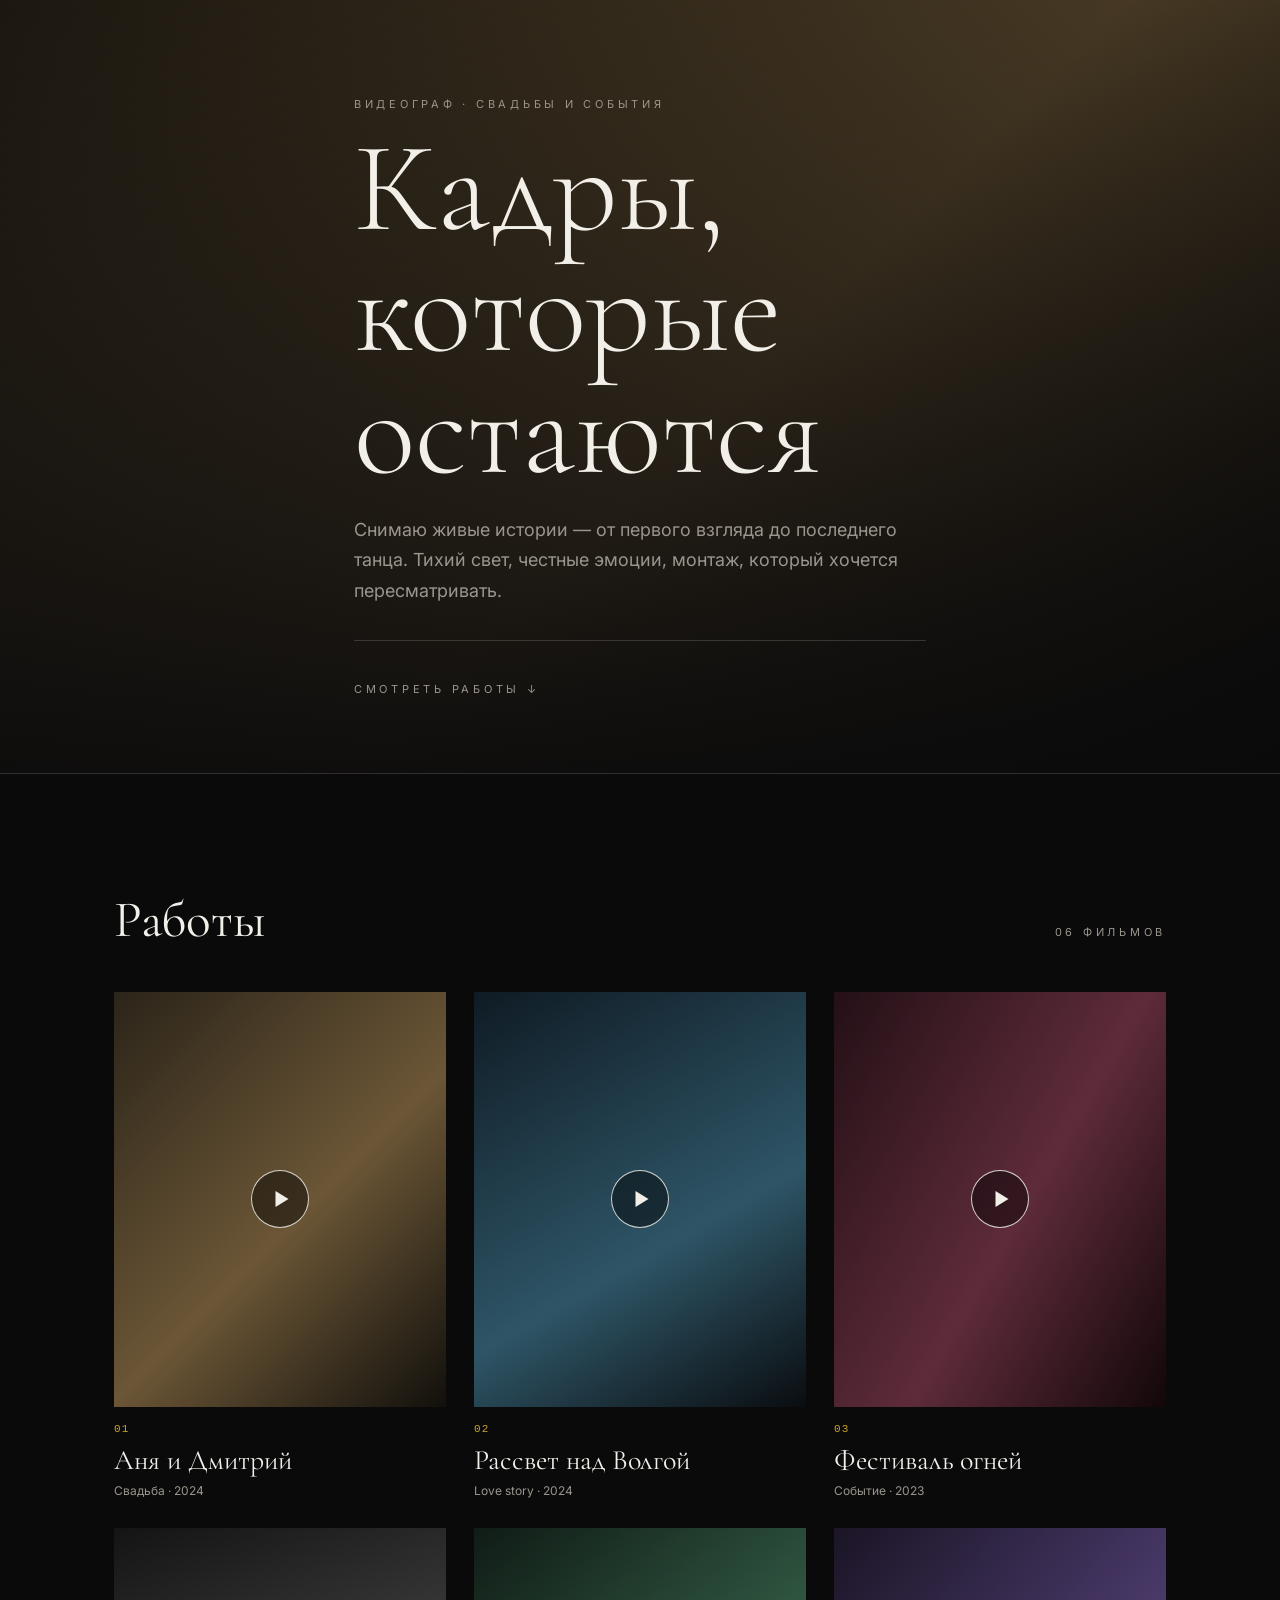
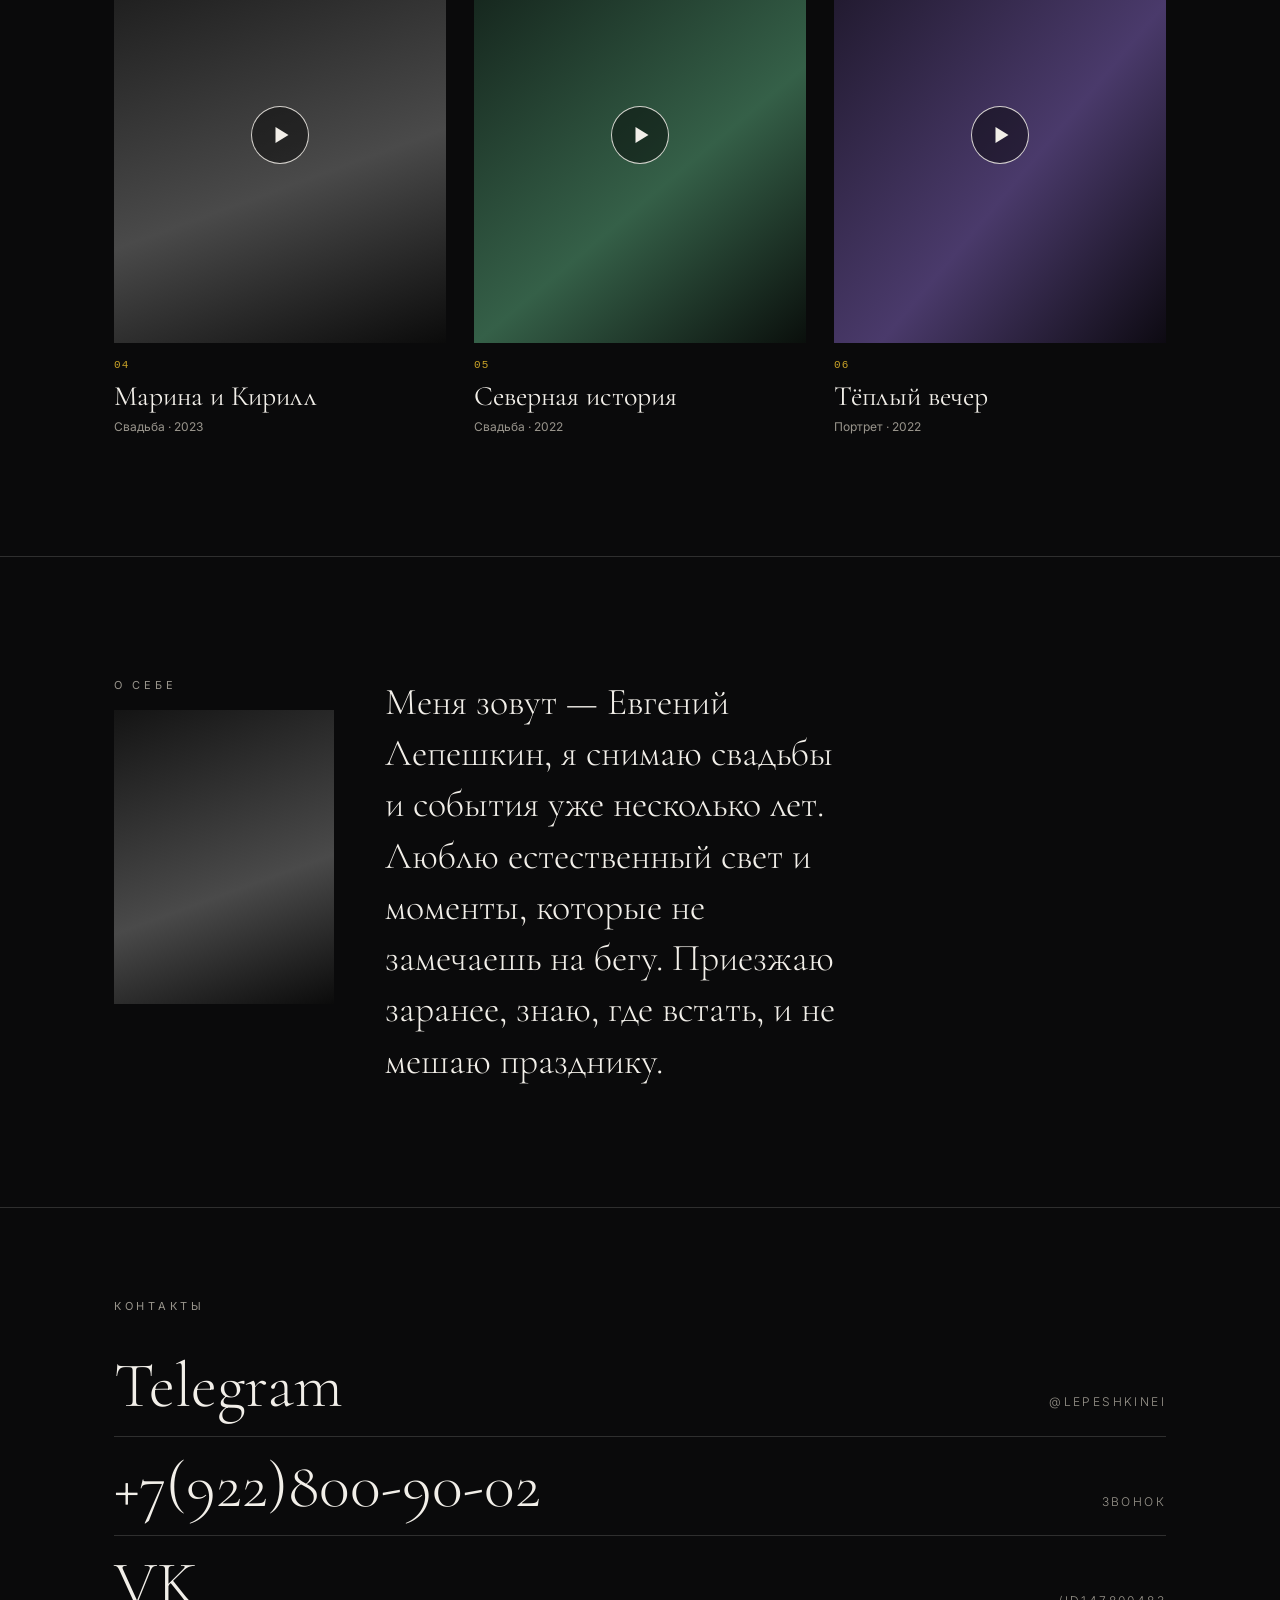
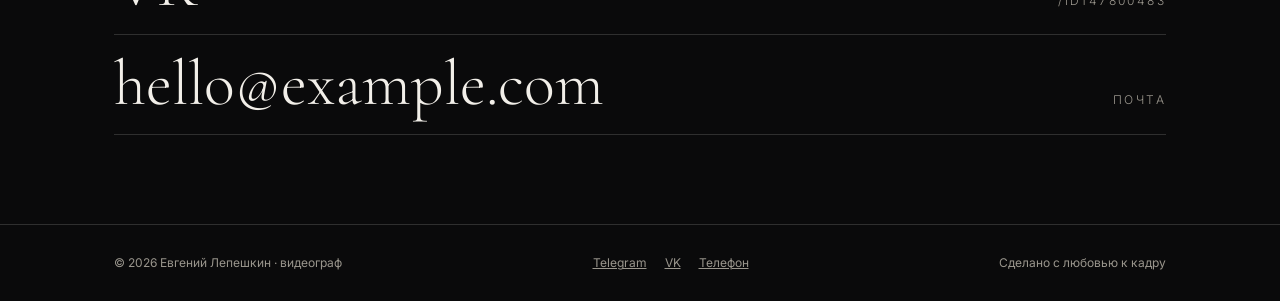
<file: index.html>
<!doctype html>
<html lang="ru" prefix="og: https://ogp.me/ns#">
<head>
  <meta charset="utf-8">
  <meta name="viewport" content="width=device-width, initial-scale=1">

  <!--
    ОСТАВШИЕСЯ ЗАГЛУШКИ (заменить при получении контента, тикет «Заменить заглушки реальным контентом»):
      • телефон: tel: и подпись в секции «Контакты» и ссылка в футере (сейчас заглушки);
      • e-mail: mailto: и подпись в секции «Контакты» (сейчас hello@example.com);
      • портрет автора в «О себе» и hero-кадр: задать --hero-image в css/styles.css (сейчас градиент);
      • логотип — если появится (сейчас подпись текстом);
      • канонический URL, og:url и og:image — свой домен, когда появится (сейчас lapingleb.github.io/onepage-lepeha);
      • img/og-cover.jpg (1200×630, JPEG/PNG, < 5 МБ);
      • постеры работ: массив WORKS в js/main.js.
    Пути к css/js — относительные, чтобы сайт работал и на file://, и на project Pages (/onepage-lepeha/).
  -->
  <title>Евгений Лепешкин — видеограф | Свадьбы и события</title>
  <meta name="description" content="Съёмка свадеб и событий. Кинематографичные фильмы, живые эмоции, монтаж, который хочется пересматривать.">
  <link rel="canonical" href="https://lapingleb.github.io/onepage-lepeha/">

  <!-- Open Graph: Telegram, VK -->
  <meta property="og:type" content="website">
  <meta property="og:site_name" content="Евгений Лепешкин — видеограф">
  <meta property="og:title" content="Евгений Лепешкин — видеограф | Свадьбы и события">
  <meta property="og:description" content="Съёмка свадеб и событий. Кинематографичные фильмы, живые эмоции.">
  <meta property="og:url" content="https://lapingleb.github.io/onepage-lepeha/">
  <meta property="og:image" content="https://lapingleb.github.io/onepage-lepeha/img/og-cover.jpg">
  <meta property="og:image:secure_url" content="https://lapingleb.github.io/onepage-lepeha/img/og-cover.jpg">
  <meta property="og:image:type" content="image/jpeg">
  <meta property="og:image:width" content="1200">
  <meta property="og:image:height" content="630">
  <meta property="og:image:alt" content="Кадр из свадебного фильма">
  <meta property="og:locale" content="ru_RU">

  <!-- Twitter/X -->
  <meta name="twitter:card" content="summary_large_image">
  <meta name="twitter:title" content="Евгений Лепешкин — видеограф">
  <meta name="twitter:description" content="Съёмка свадеб и событий.">
  <meta name="twitter:image" content="https://lapingleb.github.io/onepage-lepeha/img/og-cover.jpg">

  <link rel="preconnect" href="https://fonts.googleapis.com">
  <link rel="preconnect" href="https://fonts.gstatic.com" crossorigin>
  <link href="https://fonts.googleapis.com/css2?family=Cormorant+Garamond:wght@300;400;500&family=Inter:wght@300;400;500&display=swap" rel="stylesheet">
  <link rel="stylesheet" href="css/styles.css">
  <script>document.documentElement.classList.add("js");</script>
</head>
<body>

  <header class="hero" id="top">
    <div class="hero__media" aria-hidden="true"></div>
    <div class="hero__scrim" aria-hidden="true"></div>
    <div class="container hero__inner">
      <p class="kicker">Видеограф · свадьбы и события</p>
      <h1 class="hero__title">Кадры,<br>которые<br>остаются</h1>
      <p class="hero__lead">Снимаю живые истории — от первого взгляда до последнего танца. Тихий свет, честные эмоции, монтаж, который хочется пересматривать.</p>
      <div class="rule" role="presentation"></div>
      <a class="kicker hero__cue" href="#works">Смотреть работы ↓</a>
    </div>
  </header>

  <main>
    <section class="works reveal" id="works" aria-labelledby="works-title">
      <div class="container">
        <div class="section-head">
          <h2 class="section-title" id="works-title">Работы</h2>
          <span class="kicker" id="works-count"></span>
        </div>
        <!-- Лента рендерится из массива WORKS в js/main.js; клик по карточке открывает видео (VK/Vimeo) в <dialog> -->
        <div class="works__grid" id="works-grid"></div>
      </div>
    </section>

    <section class="about reveal" id="about" aria-labelledby="about-title">
      <div class="container about__grid">
        <div class="about__side">
          <h2 class="kicker" id="about-title">О себе</h2>
          <div class="about__portrait ph-4" role="img" aria-label="Портрет автора — заглушка"></div>
        </div>
        <p class="about__text">Меня зовут — Евгений Лепешкин, я снимаю свадьбы и события уже несколько лет. Люблю естественный свет и моменты, которые не замечаешь на бегу. Приезжаю заранее, знаю, где встать, и не мешаю празднику.</p>
      </div>
    </section>

    <section class="contacts reveal" id="contacts" aria-labelledby="contacts-title">
      <div class="container">
        <h2 class="kicker" id="contacts-title">Контакты</h2>
        <ul class="contacts__list">
          <li><a href="https://t.me/lepeshkinei" rel="noopener">Telegram <span>@lepeshkinei</span></a></li>
          <li><a href="tel:+7(922)800-90-02">+7(922)800-90-02 <span>Звонок</span></a></li>
          <li><a href="https://vk.me/id147800483" rel="noopener">VK <span>/id147800483</span></a></li>
          <li><a href="mailto:lepeha228@example.com">hello@example.com <span>Почта</span></a></li>
        </ul>
      </div>
    </section>

    <footer class="footer">
      <div class="container footer__row">
        <span>© <span id="year">2024</span> Евгений Лепешкин · видеограф</span>
        <nav class="footer__links" aria-label="Контакты">
          <a href="https://t.me/lepeshkinei" rel="noopener">Telegram</a>
          <a href="https://vk.me/id147800483" rel="noopener">VK</a>
          <a href="tel:PHONE">Телефон</a>
        </nav>
        <span>Сделано с любовью к кадру</span>
      </div>
    </footer>
  </main>

  <!-- Лайтбокс: iframe создаётся по клику, удаляется при закрытии (тикет «Лента работ с Vimeo-лайтбоксом») -->
  <dialog id="lightbox" class="lightbox" aria-label="Видео">
    <button class="lightbox__close" type="button" aria-label="Закрыть">×</button>
    <a class="lightbox__open" id="lightbox-open" href="#" target="_blank" rel="noopener">Открыть в источнике</a>
    <div class="lightbox__frame" id="lightbox-frame"></div>
  </dialog>

  <script src="js/main.js" defer></script>
</body>
</html>
</file>
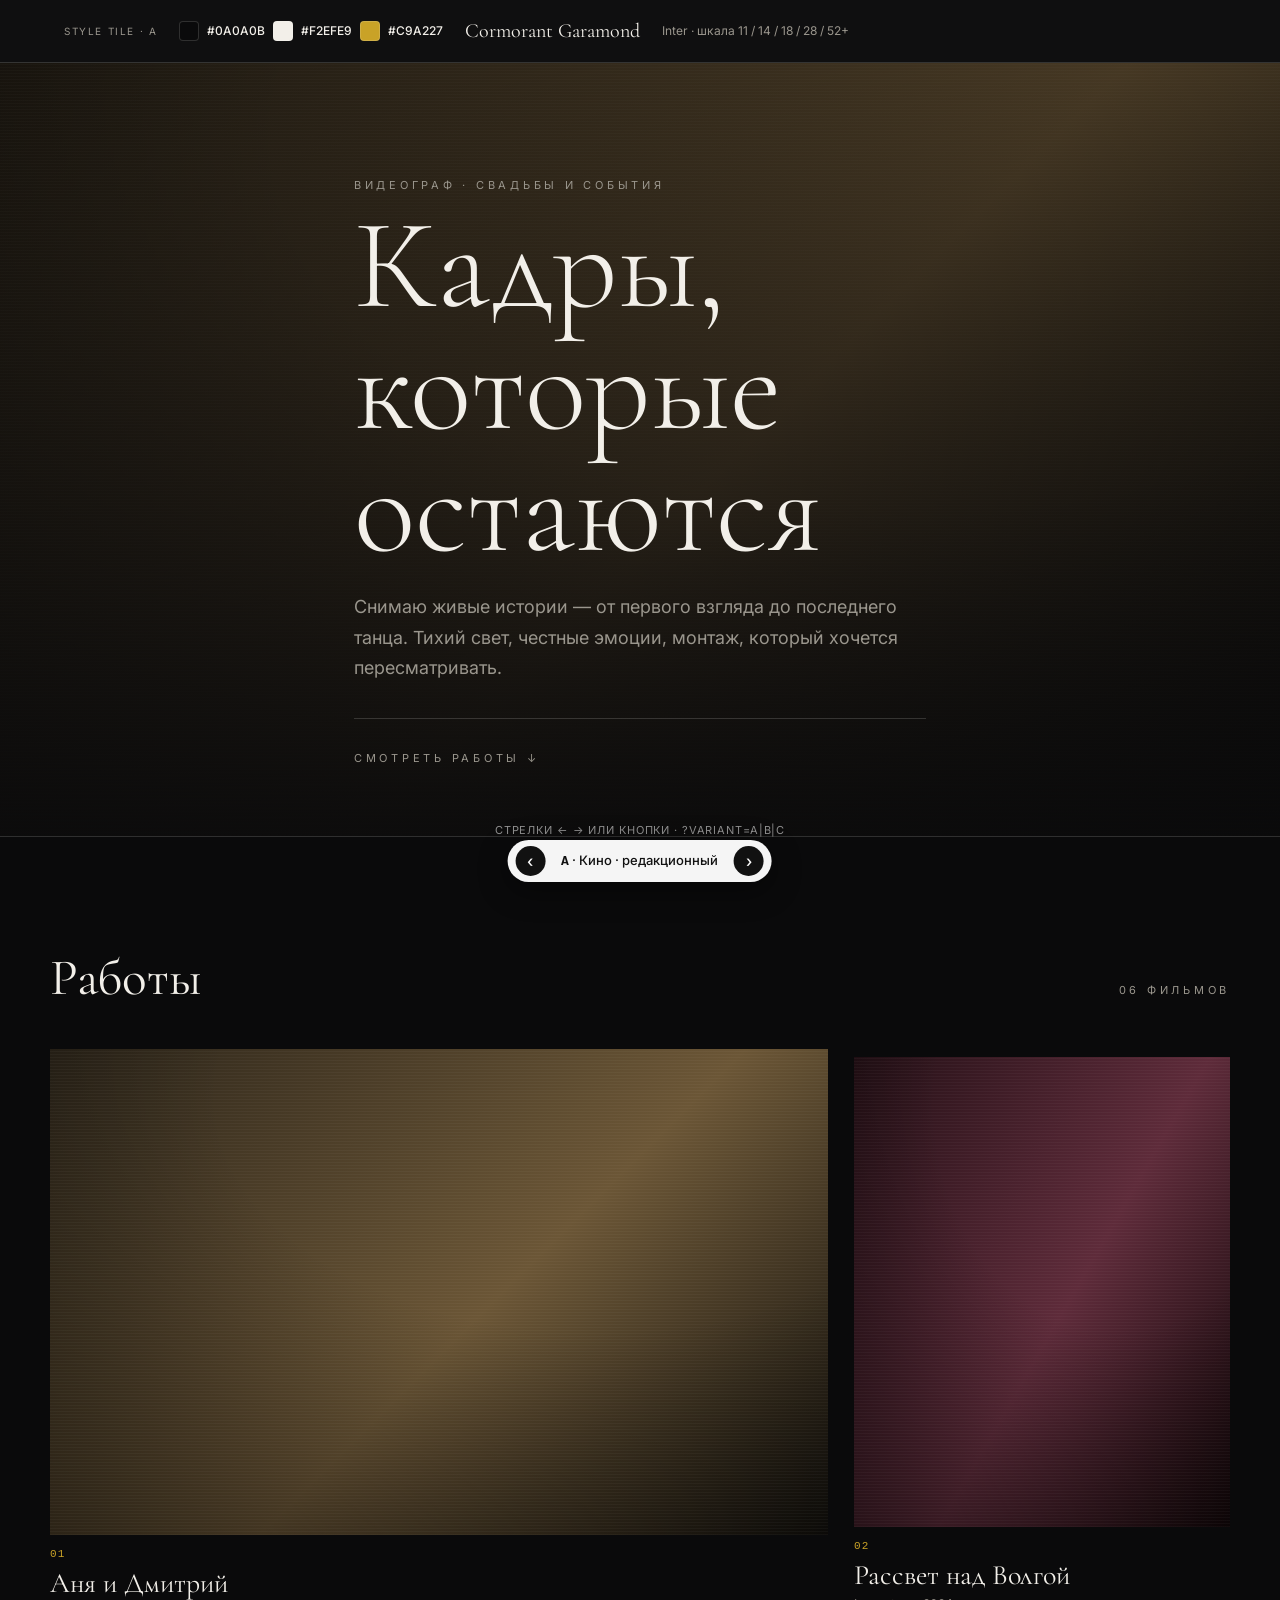
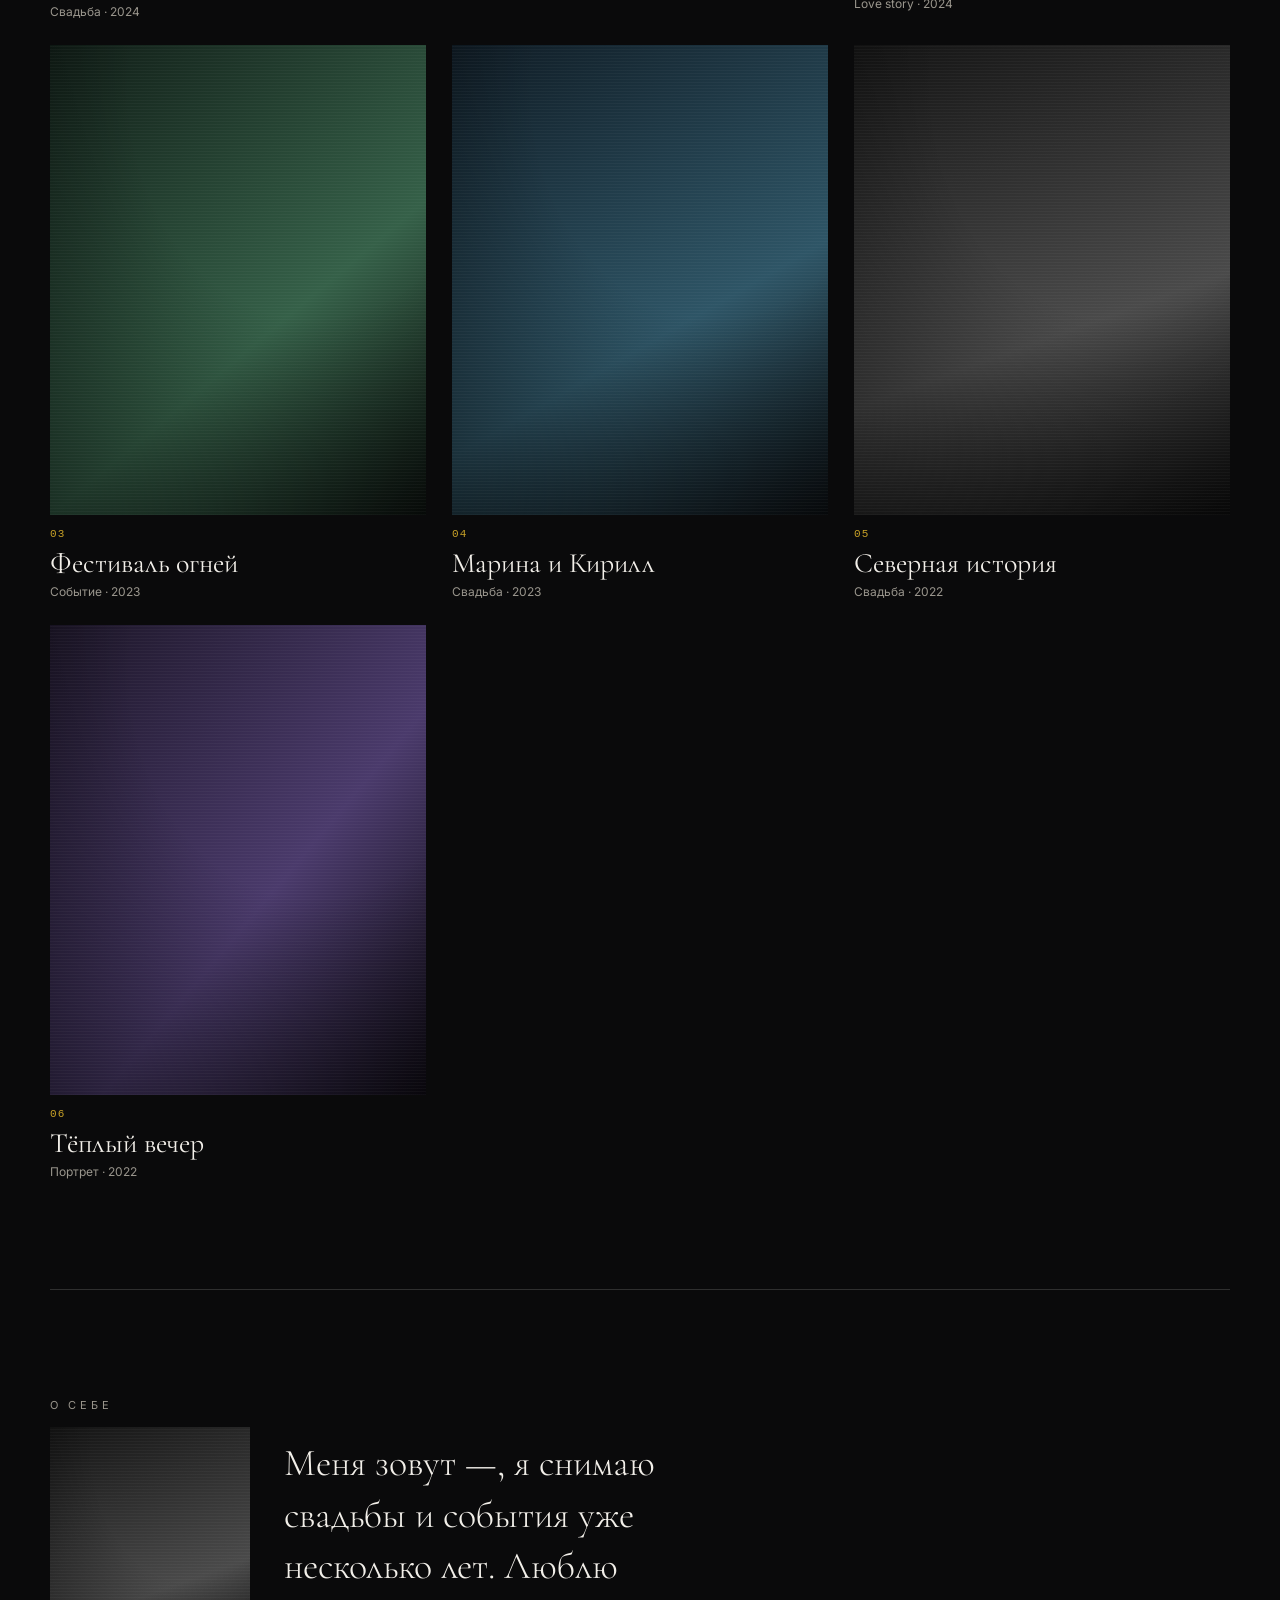
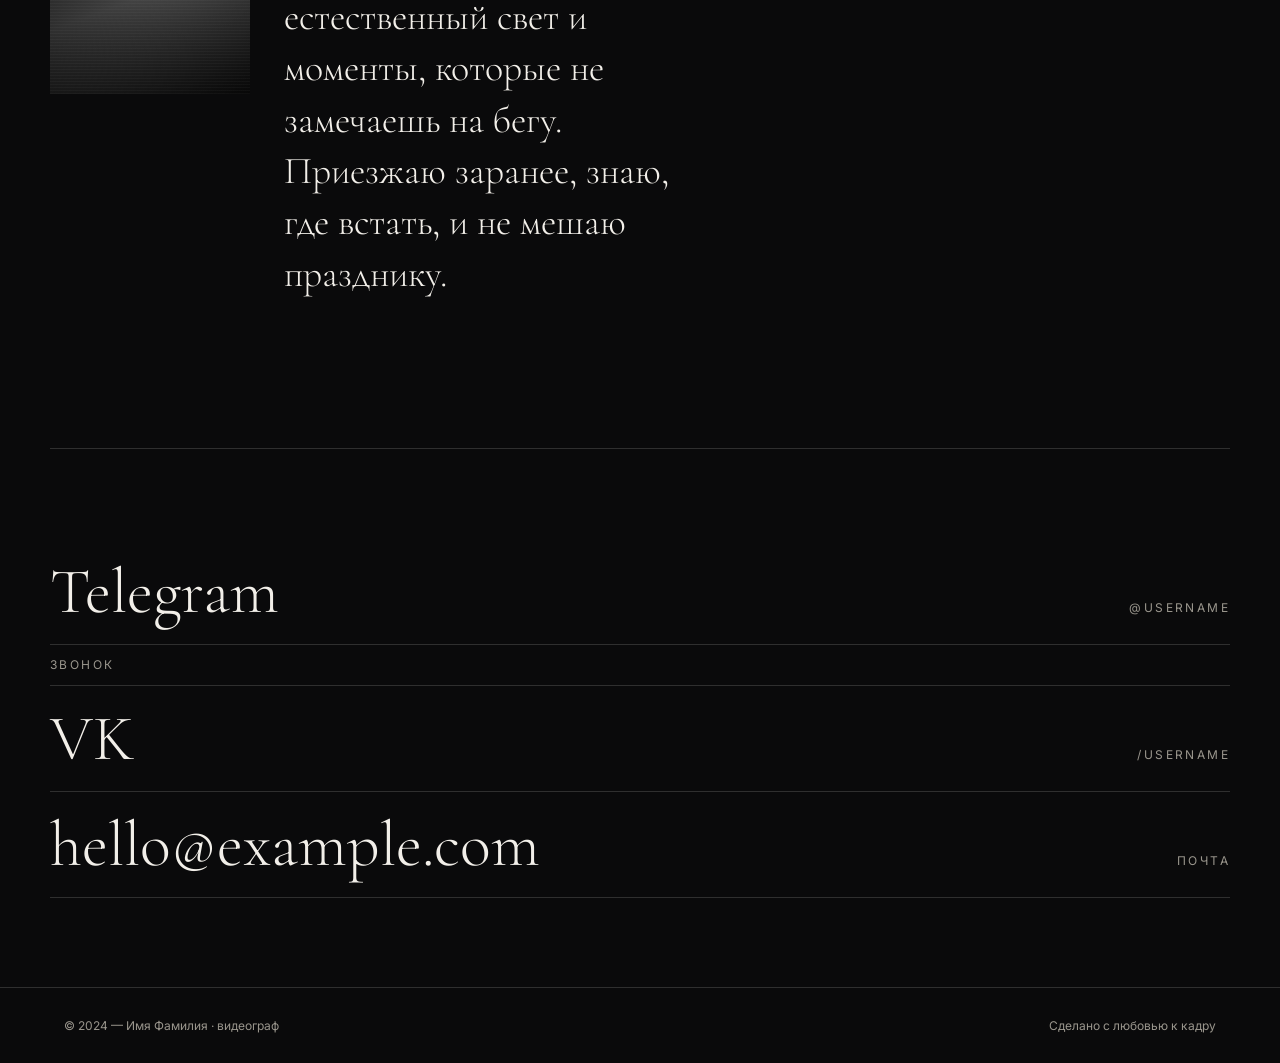
<file: prototype/index.html>
<!doctype html>
<html lang="ru">
<head>
<meta charset="utf-8">
<meta name="viewport" content="width=device-width, initial-scale=1">
<title>ПРОТОТИП · дизайн-концепция one-pager видеографа</title>
<link rel="preconnect" href="https://fonts.googleapis.com">
<link rel="preconnect" href="https://fonts.gstatic.com" crossorigin>
<link href="https://fonts.googleapis.com/css2?family=Archivo+Black&family=Cormorant+Garamond:wght@300;400;500&family=Inter:wght@300;400;500&family=Syne:wght@600;800&display=swap" rel="stylesheet">
<!--
  ПРОТОТИП (throwaway, не продакшн).
  Три радикально разных направления для одного лендинга, ?variant=A|B|C.
  Открыть: просто открыть файл в браузере. Стрелки ‹ › или ← → переключают вариант.
  Плейсхолдеры-«кадры» — градиенты, реальных фото нет.
-->
<style>
/* ============================================================
   База / общие примитивы прототипа
   ============================================================ */
*{box-sizing:border-box}
html,body{margin:0;padding:0}
body{background:#000;color:#fff;font-family:Inter,system-ui,sans-serif;-webkit-font-smoothing:antialiased}
img{max-width:100%;display:block}
a{color:inherit}
button{font:inherit;color:inherit}
.variant{display:block}
.variant[hidden]{display:none!important}

/* «кадры»-заглушки: разные градиенты = разные киношные кадры */
.still{position:relative;overflow:hidden;background:#1a1a1d}
.still::after{content:"";position:absolute;inset:0;background:
  repeating-linear-gradient(0deg,rgba(255,255,255,.03) 0 1px,transparent 1px 3px),
  radial-gradient(120% 120% at 70% 10%,transparent 40%,rgba(0,0,0,.55));pointer-events:none}
.s1{background:linear-gradient(135deg,#2b2419,#6b5636 55%,#12100c)}
.s2{background:linear-gradient(150deg,#0f1b24,#2e5566 60%,#0a0d10)}
.s3{background:linear-gradient(120deg,#241016,#5e2b3a 55%,#120709)}
.s4{background:linear-gradient(160deg,#141414,#4a4a4a 60%,#0b0b0b)}
.s5{background:linear-gradient(140deg,#101c16,#356048 60%,#0a0f0c)}
.s6{background:linear-gradient(130deg,#1b1526,#4a3a6b 58%,#0d0a12)}

/* ============================================================
   Плавающий переключатель вариантов (не часть дизайна)
   ============================================================ */
.p-switcher{position:fixed;left:50%;bottom:18px;transform:translateX(-50%);z-index:9999;
  display:flex;align-items:center;gap:6px;padding:6px 8px;border-radius:999px;
  background:rgba(255,255,255,.96);color:#111;box-shadow:0 8px 30px rgba(0,0,0,.45);
  font:500 13px/1 Inter,system-ui,sans-serif}
.p-switcher .p-arrow{border:0;background:#111;color:#fff;width:30px;height:30px;border-radius:999px;cursor:pointer;font-size:16px;line-height:1}
.p-switcher .p-arrow:hover{background:#333}
.p-label{padding:0 10px;white-space:nowrap}
.p-label b{font-family:ui-monospace,monospace}
.p-hint{position:fixed;left:50%;bottom:64px;transform:translateX(-50%);z-index:9999;
  font:400 11px/1 Inter,sans-serif;color:rgba(255,255,255,.55);letter-spacing:.08em;text-transform:uppercase}
.vA{--bg:#0a0a0b;--fg:#f2efe9;--muted:#9a968d;--accent:#c9a227;--line:rgba(242,239,233,.16);
  --display:"Cormorant Garamond",Georgia,serif;--body:Inter,system-ui,sans-serif}
.vB{--bg:#000;--fg:#ffffff;--muted:#8a8f98;--accent:#8fa9c9;--line:rgba(255,255,255,.18);
  --display:"Archivo Black",Impact,sans-serif;--body:Inter,system-ui,sans-serif}
.vC{--bg:#101010;--fg:#efe6d8;--muted:#a2947f;--accent:#ff5a1f;--line:rgba(239,230,216,.2);
  --display:"Syne",Inter,sans-serif;--body:Inter,system-ui,sans-serif}

/* style-tile полоса — служебная, показывает палитру/шрифты варианта */
.tile{display:flex;flex-wrap:wrap;gap:22px;align-items:center;
  padding:16px clamp(20px,5vw,64px);border-bottom:1px solid var(--line);
  background:rgba(255,255,255,.02);font:400 12px/1.5 var(--body);color:var(--muted)}
.tile .sw{display:flex;gap:8px;align-items:center}
.tile .dot{width:20px;height:20px;border-radius:4px;border:1px solid var(--line)}
.tile .type-d{font-family:var(--display);color:var(--fg);font-size:20px}
.tile b{color:var(--fg);font-weight:500}
.tile .tag{text-transform:uppercase;letter-spacing:.16em;font-size:10px}

/* Контакты-«ссылки» общий вид для всех вариантов (разное оформление) */
.contacts a{text-decoration:none}

/* футер */
footer.ft{padding:28px clamp(20px,5vw,64px);border-top:1px solid var(--line);
  color:var(--muted);font:400 12px/1.6 var(--body);display:flex;justify-content:space-between;gap:16px;flex-wrap:wrap}

/* ============================================================
   ВАРИАНТ A — «Кино» · редакционный, крупная тонкая антиква
   ============================================================ */
.vA{background:var(--bg);color:var(--fg)}
.vA .wrap{max-width:1180px;margin:0 auto;padding:0 clamp(20px,5vw,64px)}
.vA .kicker{font:400 11px/1 var(--body);letter-spacing:.34em;text-transform:uppercase;color:var(--muted)}
.vA .hero{position:relative;min-height:86vh;display:flex;align-items:flex-end;border-bottom:1px solid var(--line)}
.vA .hero .still{position:absolute;inset:0}
.vA .hero .scrim{position:absolute;inset:0;background:linear-gradient(180deg,rgba(0,0,0,.35),rgba(10,10,11,.95))}
.vA .hero .inner{position:relative;padding:0 0 clamp(40px,8vh,90px)}
.vA .hero h1{font-family:var(--display);font-weight:300;font-size:clamp(52px,10vw,140px);line-height:.95;margin:14px 0 0}
.vA .hero p{max-width:52ch;color:var(--muted);font-size:clamp(14px,1.5vw,18px);line-height:1.7;margin:22px 0 0}
.vA .rule{height:1px;background:var(--line);margin:34px 0}
.vA .works{padding:clamp(50px,9vw,110px) 0}
.vA .works-head{display:flex;justify-content:space-between;align-items:baseline;margin-bottom:40px}
.vA .works h2{font-family:var(--display);font-weight:400;font-size:clamp(30px,4vw,52px);margin:0}
.vA .grid{display:grid;grid-template-columns:repeat(3,1fr);gap:26px 26px}
.vA .card{cursor:pointer;background:none;border:0;padding:0;text-align:left;color:inherit}
.vA .card .still{aspect-ratio:4/5;transition:filter .5s,transform .6s}
.vA .card:hover .still{filter:brightness(1.15);transform:scale(1.015)}
.vA .card .idx{font:400 11px/1 ui-monospace,monospace;color:var(--accent);margin:14px 0 6px;letter-spacing:.1em}
.vA .card .t{font-family:var(--display);font-size:clamp(20px,2.2vw,28px);font-weight:400;margin:0}
.vA .card .y{color:var(--muted);font-size:12px;margin-top:4px}
.vA .card.feat{grid-column:span 2}
.vA .card.feat .still{aspect-ratio:16/10}
.vA .about{display:grid;grid-template-columns:200px 1fr;gap:34px;padding:clamp(50px,9vw,110px) 0;border-top:1px solid var(--line)}
.vA .about .txt{font-family:var(--display);font-size:clamp(22px,3vw,38px);line-height:1.35;font-weight:300;max-width:24ch}
.vA .contacts{padding:clamp(40px,7vw,90px) 0;border-top:1px solid var(--line)}
.vA .contacts a{display:block;font-family:var(--display);font-size:clamp(30px,5vw,64px);font-weight:300;
  padding:14px 0;border-bottom:1px solid var(--line);display:flex;justify-content:space-between;align-items:baseline}
.vA .contacts a span{font:400 12px/1 var(--body);color:var(--muted);letter-spacing:.2em;text-transform:uppercase}
.vA .contacts a:hover{color:var(--accent)}

/* ============================================================
   ВАРИАНТ B — «Мозаика» · плотная тяжёлая типографика, много кадров
   ============================================================ */
.vB{background:var(--bg);color:var(--fg)}
.vB .wrap{padding:0 clamp(16px,4vw,44px)}
.vB .hero{padding:clamp(30px,5vw,56px) clamp(16px,4vw,44px) 0}
.vB .hero .top{display:flex;justify-content:space-between;align-items:center;
  font:400 11px/1 var(--body);letter-spacing:.22em;text-transform:uppercase;color:var(--muted);margin-bottom:24px}
.vB .hero h1{font-family:var(--display);font-weight:400;font-size:clamp(44px,12vw,168px);line-height:.86;
  letter-spacing:-.02em;margin:0 0 8px;text-transform:uppercase}
.vB .hero .sub{display:flex;justify-content:space-between;gap:20px;flex-wrap:wrap;
  color:var(--muted);font-size:14px;padding:18px 0;border-top:1px solid var(--line)}
.vB .mosaic{display:grid;grid-template-columns:repeat(6,1fr);grid-auto-rows:11vw;gap:6px;margin-top:10px}
.vB .mosaic .still:nth-child(1){grid-column:span 3;grid-row:span 2}
.vB .mosaic .still:nth-child(2){grid-column:span 3;grid-row:span 1}
.vB .mosaic .still:nth-child(3){grid-column:span 2;grid-row:span 1}
.vB .mosaic .still:nth-child(4){grid-column:span 1;grid-row:span 1}
.vB .mosaic .still:nth-child(5){grid-column:span 3;grid-row:span 1}
.vB .mosaic .still:nth-child(6){grid-column:span 3;grid-row:span 1}
.vB .works{padding:clamp(46px,8vw,96px) 0}
.vB .works h2{font-family:var(--display);font-weight:400;text-transform:uppercase;font-size:clamp(26px,4vw,46px);margin:0 0 24px}
.vB .grid{display:grid;grid-template-columns:repeat(3,1fr);gap:6px}
.vB .card{position:relative;cursor:pointer;border:0;padding:0;background:none;color:#fff;text-align:left}
.vB .card .still{aspect-ratio:3/4}
.vB .card .cap{position:absolute;left:0;right:0;bottom:0;padding:16px;
  background:linear-gradient(180deg,transparent,rgba(0,0,0,.85));display:flex;justify-content:space-between;align-items:baseline;gap:10px}
.vB .card .cap .t{font-family:var(--display);font-size:16px;text-transform:uppercase;letter-spacing:.02em}
.vB .card .cap .y{font:400 11px/1 ui-monospace,monospace;color:var(--accent)}
.vB .card:hover .still{filter:contrast(1.1) brightness(1.08)}
.vB .about{padding:clamp(46px,8vw,96px) 0;border-top:1px solid var(--line)}
.vB .about h2{font-family:var(--display);text-transform:uppercase;font-size:clamp(24px,3.4vw,40px);margin:0 0 18px}
.vB .about p{max-width:62ch;color:var(--muted);font-size:clamp(15px,1.6vw,19px);line-height:1.75;margin:0}
.vB .contacts{padding:clamp(46px,8vw,96px) 0;border-top:1px solid var(--line);display:flex;gap:10px;flex-wrap:wrap}
.vB .contacts a{border:1px solid var(--line);border-radius:999px;padding:14px 22px;font-size:14px;letter-spacing:.02em}
.vB .contacts a:hover{background:var(--fg);color:var(--bg)}

/* ============================================================
   ВАРИАНТ C — «Кадр» · сплит-скрин и горизонтальная плёнка
   ============================================================ */
.vC{background:var(--bg);color:var(--fg)}
.vC .hero{display:grid;grid-template-columns:1fr 1fr;min-height:88vh;border-bottom:1px solid var(--line)}
.vC .hero .left{padding:clamp(28px,5vw,64px);display:flex;flex-direction:column;justify-content:space-between}
.vC .hero .mark{font-family:var(--display);font-weight:800;font-size:15px;letter-spacing:.04em}
.vC .hero h1{font-family:var(--display);font-weight:800;font-size:clamp(38px,6.4vw,96px);line-height:.98;margin:0;letter-spacing:-.02em}
.vC .hero .lead{color:var(--muted);max-width:38ch;font-size:15px;line-height:1.7;margin:18px 0 0}
.vC .hero .foot{font:400 11px/1.6 ui-monospace,monospace;color:var(--muted);letter-spacing:.08em}
.vC .hero .right{position:relative}
.vC .hero .right .still{position:absolute;inset:0}
.vC .hero .right .time{position:absolute;left:18px;bottom:18px;font:400 12px/1 ui-monospace,monospace;
  background:rgba(0,0,0,.6);padding:8px 12px;border-radius:3px;color:var(--accent)}
.vC .works{padding:clamp(46px,8vw,90px) 0}
.vC .works .head{padding:0 clamp(28px,5vw,64px);display:flex;justify-content:space-between;align-items:baseline;margin-bottom:26px}
.vC .works h2{font-family:var(--display);font-weight:800;font-size:clamp(24px,3.4vw,40px);margin:0}
.vC .strip{display:flex;gap:14px;overflow-x:auto;scroll-snap-type:x mandatory;
  padding:0 clamp(28px,5vw,64px) 22px;scrollbar-width:none}
.vC .strip::-webkit-scrollbar{display:none}
.vC .strip .card{flex:0 0 min(74vw,420px);scroll-snap-align:start;border:0;background:none;padding:0;text-align:left;color:inherit;cursor:pointer}
.vC .strip .card .still{aspect-ratio:16/9}
.vC .strip .card .row{display:flex;justify-content:space-between;gap:12px;margin-top:12px;align-items:baseline}
.vC .strip .card .t{font-family:var(--display);font-weight:600;font-size:17px}
.vC .strip .card .tc{font:400 11px/1 ui-monospace,monospace;color:var(--accent)}
.vC .strip .card:hover .still{outline:1px solid var(--accent);outline-offset:-1px}
.vC .about{padding:clamp(46px,9vw,110px) clamp(28px,5vw,64px);border-top:1px solid var(--line)}
.vC .about p{font-family:var(--display);font-weight:600;font-size:clamp(24px,3.6vw,46px);line-height:1.28;margin:0;max-width:30ch}
.vC .contacts{padding:clamp(46px,8vw,90px) clamp(28px,5vw,64px);border-top:1px solid var(--line);
  display:grid;grid-template-columns:repeat(2,1fr);gap:1px;background:var(--line)}
.vC .contacts a{background:var(--bg);padding:30px 24px;display:flex;justify-content:space-between;align-items:center;
  font-family:var(--display);font-weight:600;font-size:clamp(18px,2.4vw,28px)}
.vC .contacts a em{font:400 11px/1 var(--body);color:var(--muted);font-style:normal;letter-spacing:.18em;text-transform:uppercase}
.vC .contacts a:hover{color:var(--accent)}

/* ---- адаптив: мобильная версия 1 колонка ---- */
@media (max-width:860px){
  .vA .grid{grid-template-columns:1fr}
  .vA .card.feat{grid-column:auto}
  .vA .about{grid-template-columns:1fr;gap:14px}
  .vB .mosaic{grid-template-columns:repeat(2,1fr);grid-auto-rows:38vw}
  .vB .mosaic .still:nth-child(n){grid-column:span 1;grid-row:span 1}
  .vB .grid{grid-template-columns:1fr}
  .vC .hero{grid-template-columns:1fr;min-height:auto}
  .vC .hero .right{min-height:56vw;order:-1}
  .vC .contacts{grid-template-columns:1fr}
}

/* ---- схематичный лайтбокс: один на все варианты ---- */
dialog#lb{border:0;padding:0;background:transparent;max-width:min(94vw,1080px);width:100%}
dialog#lb::backdrop{background:rgba(0,0,0,.86);backdrop-filter:blur(3px)}
.lb-in{background:#0c0c0e;border:1px solid rgba(255,255,255,.16)}
.lb-bar{display:flex;justify-content:space-between;align-items:center;padding:12px 16px;
  font:400 12px/1 Inter,sans-serif;color:rgba(255,255,255,.6)}
.lb-close{border:1px solid rgba(255,255,255,.25);background:none;border-radius:999px;padding:6px 12px;cursor:pointer;color:#fff}
.lb-player{aspect-ratio:16/9;background:linear-gradient(135deg,#1a1a1d,#2c2c31);display:flex;
  align-items:center;justify-content:center;color:rgba(255,255,255,.5);font:400 13px/1 ui-monospace,monospace;letter-spacing:.1em}
</style>
</head>
<body>

<div class="p-hint">стрелки ← → или кнопки · ?variant=A|B|C</div>
<div class="p-switcher" role="group" aria-label="Переключатель вариантов прототипа">
  <button class="p-arrow" data-dir="-1" aria-label="Предыдущий вариант">‹</button>
  <div class="p-label"><b id="pKey">A</b> · <span id="pName"></span></div>
  <button class="p-arrow" data-dir="1" aria-label="Следующий вариант">›</button>
</div>

<main>

<!-- ============================ ВАРИАНТ A ============================ -->
<section class="variant vA" data-variant="A" data-name="Кино · редакционный">
  <div class="tile">
    <span class="tag">Style tile · A</span>
    <span class="sw">
      <span class="dot" style="background:#0a0a0b"></span><b>#0A0A0B</b>
      <span class="dot" style="background:#f2efe9"></span><b>#F2EFE9</b>
      <span class="dot" style="background:#c9a227"></span><b>#C9A227</b>
    </span>
    <span class="type-d">Cormorant Garamond</span>
    <span>Inter · шкала 11 / 14 / 18 / 28 / 52+</span>
  </div>

  <header class="hero">
    <div class="still s1"></div><div class="scrim"></div>
    <div class="wrap inner">
      <div class="kicker">Видеограф · свадьбы и события</div>
      <h1>Кадры,<br>которые<br>остаются</h1>
      <p>Снимаю живые истории — от первого взгляда до последнего танца. Тихий свет, честные эмоции, монтаж, который хочется пересматривать.</p>
      <div class="rule"></div>
      <div class="kicker">Смотреть работы ↓</div>
    </div>
  </header>

  <div class="wrap works">
    <div class="works-head"><h2>Работы</h2><span class="kicker">06 фильмов</span></div>
    <div class="grid">
      <button class="card feat" data-lb="1"><div class="still s1"></div><div class="idx">01</div><p class="t">Аня и Дмитрий</p><div class="y">Свадьба · 2024</div></button>
      <button class="card" data-lb="2"><div class="still s3"></div><div class="idx">02</div><p class="t">Рассвет над Волгой</p><div class="y">Love story · 2024</div></button>
      <button class="card" data-lb="3"><div class="still s5"></div><div class="idx">03</div><p class="t">Фестиваль огней</p><div class="y">Событие · 2023</div></button>
      <button class="card" data-lb="4"><div class="still s2"></div><div class="idx">04</div><p class="t">Марина и Кирилл</p><div class="y">Свадьба · 2023</div></button>
      <button class="card" data-lb="5"><div class="still s4"></div><div class="idx">05</div><p class="t">Северная история</p><div class="y">Свадьба · 2022</div></button>
      <button class="card" data-lb="6"><div class="still s6"></div><div class="idx">06</div><p class="t">Тёплый вечер</p><div class="y">Портрет · 2022</div></button>
    </div>
  </div>

  <div class="wrap about">
    <div class="about-side">
      <div class="kicker">О себе</div>
      <div class="still s4" style="aspect-ratio:3/4;margin-top:16px"></div>
    </div>
    <p class="txt">Меня зовут —, я снимаю свадьбы и события уже несколько лет. Люблю естественный свет и моменты, которые не замечаешь на бегу. Приезжаю заранее, знаю, где встать, и не мешаю празднику.</p>
  </div>

  <div class="wrap contacts">
    <a href="#" aria-label="Telegram">Telegram <span>@username</span></a>
    <a href="#" aria-label="[PHONE_MASKED_FOR_YOU]"><span>Звонок</span></a>
    <a href="#" aria-label="VK">VK <span>/username</span></a>
    <a href="#" aria-label="E-mail">hello@example.com <span>Почта</span></a>
  </div>

  <footer class="ft"><span>© 2024 — Имя Фамилия · видеограф</span><span>Сделано с любовью к кадру</span></footer>
</section>

<!-- ============================ ВАРИАНТ B ============================ -->
<section class="variant vB" data-variant="B" data-name="Мозаика · плотный" hidden>
  <div class="tile">
    <span class="tag">Style tile · B</span>
    <span class="sw">
      <span class="dot" style="background:#000"></span><b>#000000</b>
      <span class="dot" style="background:#ffffff"></span><b>#FFFFFF</b>
      <span class="dot" style="background:#8fa9c9"></span><b>#8FA9C9</b>
    </span>
    <span class="type-d">Archivo Black</span>
    <span>Inter · шкала 11 / 14 / 16 / 26 / 44+</span>
  </div>

  <header class="hero">
    <div class="top"><span>Видеограф</span><span>Свадьбы · События</span><span>RU</span></div>
    <h1>Видео<br>о вас</h1>
    <div class="sub"><span>Живые истории, снятые без суеты</span><span>6 фильмов · 2019—2024</span></div>
  </header>
  <div class="wrap">
    <div class="mosaic">
      <div class="still s1"></div><div class="still s2"></div><div class="still s3"></div>
      <div class="still s4"></div><div class="still s5"></div><div class="still s6"></div>
    </div>
  </div>

  <div class="wrap works">
    <h2>Избранное</h2>
    <div class="grid">
      <button class="card" data-lb="1"><div class="still s1"></div><div class="cap"><span class="t">Аня и Дмитрий</span><span class="y">01</span></div></button>
      <button class="card" data-lb="2"><div class="still s3"></div><div class="cap"><span class="t">Рассвет над Волгой</span><span class="y">02</span></div></button>
      <button class="card" data-lb="3"><div class="still s5"></div><div class="cap"><span class="t">Фестиваль огней</span><span class="y">03</span></div></button>
      <button class="card" data-lb="4"><div class="still s2"></div><div class="cap"><span class="t">Марина и Кирилл</span><span class="y">04</span></div></button>
      <button class="card" data-lb="5"><div class="still s4"></div><div class="cap"><span class="t">Северная история</span><span class="y">05</span></div></button>
      <button class="card" data-lb="6"><div class="still s6"></div><div class="cap"><span class="t">Тёплый вечер</span><span class="y">06</span></div></button>
    </div>
  </div>

  <div class="wrap about">
    <h2>О себе</h2>
    <p>Снимаю свадьбы и события. Стараюсь быть незаметным и ловить настоящее: как дрожит рука, как смеются родители, как зажигается свет. Монтаж — спокойный, по делу, без лишних эффектов.</p>
  </div>

  <div class="wrap contacts">
    <a href="#">Telegram</a><a href="#">+7 000 000-00-00</a><a href="#">VK</a><a href="#">hello@example.com</a>
  </div>

  <footer class="ft"><span>© 2024 — Имя Фамилия</span><span>Видеограф · регион</span></footer>
</section>

<!-- ============================ ВАРИАНТ C ============================ -->
<section class="variant vC" data-variant="C" data-name="Кадр · сплит-скрин" hidden>
  <div class="tile">
    <span class="tag">Style tile · C</span>
    <span class="sw">
      <span class="dot" style="background:#101010"></span><b>#101010</b>
      <span class="dot" style="background:#efe6d8"></span><b>#EFE6D8</b>
      <span class="dot" style="background:#ff5a1f"></span><b>#FF5A1F</b>
    </span>
    <span class="type-d">Syne</span>
    <span>Inter · шкала 11 / 13 / 15 / 24 / 48+</span>
  </div>

  <header class="hero">
    <div class="left">
      <div class="mark">ИМЯ ФАМИЛИЯ — ВИДЕОГРАФ</div>
      <div>
        <h1>Снимаю<br>вашу<br>историю</h1>
        <p class="lead">Свадьбы и события. Тёплый свет, живые эмоции, кино, которое останется с вами.</p>
      </div>
      <div class="foot">SCROLL / ЛИСТАЙ · 6 РАБОТ</div>
    </div>
    <div class="right">
      <div class="still s1"></div>
      <div class="time">00:00 / 03:12</div>
    </div>
  </header>

  <div class="works">
    <div class="head"><h2>Работы</h2><span class="foot" style="color:var(--muted);font:400 11px/1 ui-monospace,monospace">→ прокрутка</span></div>
    <div class="strip">
      <button class="card" data-lb="1"><div class="still s1"></div><div class="row"><span class="t">Аня и Дмитрий</span><span class="tc">03:12</span></div></button>
      <button class="card" data-lb="2"><div class="still s3"></div><div class="row"><span class="t">Рассвет над Волгой</span><span class="tc">02:04</span></div></button>
      <button class="card" data-lb="3"><div class="still s5"></div><div class="row"><span class="t">Фестиваль огней</span><span class="tc">04:41</span></div></button>
      <button class="card" data-lb="4"><div class="still s2"></div><div class="row"><span class="t">Марина и Кирилл</span><span class="tc">05:20</span></div></button>
      <button class="card" data-lb="5"><div class="still s4"></div><div class="row"><span class="t">Северная история</span><span class="tc">01:58</span></div></button>
      <button class="card" data-lb="6"><div class="still s6"></div><div class="row"><span class="t">Тёплый вечер</span><span class="tc">02:37</span></div></button>
    </div>
  </div>

  <div class="about">
    <p>«Я не снимаю постановку. Я жду момент — и он случается сам».</p>
  </div>

  <div class="contacts">
    <a href="#">Telegram <em>@username</em></a>
    <a href="#">[PHONE_MASKED_FOR_YOU] <em>Звонок</em></a>
    <a href="#">VK <em>/username</em></a>
    <a href="#">E-mail <em>hello@example.com</em></a>
  </div>

  <footer class="ft"><span>© 2024 — Имя Фамилия</span><span>Видеограф</span></footer>
</section>

</main>

<dialog id="lb">
  <div class="lb-in">
    <div class="lb-bar"><span id="lbTitle">Работа</span><button class="lb-close" id="lbClose">Закрыть · Esc</button></div>
    <div class="lb-player">VIMEO PLAYER · 16:9 · autoplay / muted / dnt</div>
  </div>
</dialog>

<script>
(function(){
  var KEYS = ['A','B','C'];
  var variants = Array.prototype.slice.call(document.querySelectorAll('.variant'));
  var byKey = {};
  variants.forEach(function(v){ byKey[v.dataset.variant] = v; });
  var keyEl = document.getElementById('pKey');
  var nameEl = document.getElementById('pName');
  var current = KEYS[0];

  function show(k){
    if(KEYS.indexOf(k) < 0) k = KEYS[0];
    current = k;
    variants.forEach(function(v){ v.hidden = (v.dataset.variant !== k); });
    keyEl.textContent = k;
    nameEl.textContent = byKey[k] ? byKey[k].dataset.name : '';
    var url = new URL(location.href);
    url.searchParams.set('variant', k);
    history.replaceState(null, '', url);
    window.scrollTo({top:0,behavior:'instant' in window ? 'instant' : 'auto'});
  }

  function cycle(dir){
    var i = KEYS.indexOf(current) + dir;
    i = (i + KEYS.length) % KEYS.length;
    show(KEYS[i]);
  }

  document.querySelectorAll('.p-arrow').forEach(function(b){
    b.addEventListener('click', function(){ cycle(parseInt(b.dataset.dir,10)); });
  });

  document.addEventListener('keydown', function(e){
    var t = e.target;
    if(t && (t.tagName === 'INPUT' || t.tagName === 'TEXTAREA' || t.isContentEditable)) return;
    if(e.key === 'ArrowLeft') cycle(-1);
    if(e.key === 'ArrowRight') cycle(1);
  });

  var initial = new URLSearchParams(location.search).get('variant');
  show(initial || KEYS[0]);

  /* схематичный лайтбокс */
  var lb = document.getElementById('lb');
  document.querySelectorAll('[data-lb]').forEach(function(card){
    card.addEventListener('click', function(){
      var t = card.querySelector('.t');
      document.getElementById('lbTitle').textContent = t ? t.textContent : 'Работа';
      lb.showModal();
    });
  });
  document.getElementById('lbClose').addEventListener('click', function(){ lb.close(); });
  lb.addEventListener('click', function(e){ if(e.target === lb) lb.close(); });
})();
</script>
</body>
</html>
</file>
<file: css/styles.css>
/* ==========================================================================
   Один лендинг видеографа — тёмное кинематографичное направление «Кино»
   zero-build: без препроцессоров и сборки.
   ========================================================================== */

:root {
  --bg: #0a0a0b;
  --fg: #f2efe9;
  --muted: #9a968d;
  --accent: #c9a227;
  --line: rgba(242, 239, 233, 0.16);

  --display: "Cormorant Garamond", Georgia, "Times New Roman", serif;
  --body: Inter, system-ui, -apple-system, "Segoe UI", Roboto, sans-serif;

  --container: 1180px;
  --pad: clamp(20px, 5vw, 64px);
  --section-y: clamp(56px, 10vw, 120px);

  /* Заменить на реальный hero-кадр (тикет «Заменить заглушки реальным контентом»):
     background-image: url("../img/hero.jpg"); */
  --hero-image: linear-gradient(135deg, #2b2419, #6b5636 55%, #12100c);
}

/* --- reset ---------------------------------------------------------------- */
*, *::before, *::after { box-sizing: border-box; }
html { scroll-behavior: smooth; }
body {
  margin: 0;
  background: var(--bg);
  color: var(--fg);
  font-family: var(--body);
  font-weight: 400;
  line-height: 1.6;
  -webkit-font-smoothing: antialiased;
  text-rendering: optimizeLegibility;
}
img { max-width: 100%; height: auto; display: block; }
a { color: inherit; }
h1, h2, h3, p { margin: 0; }
button { font: inherit; color: inherit; }
:focus-visible { outline: 2px solid var(--accent); outline-offset: 3px; }

/* --- общие ---------------------------------------------------------------- */
.container { max-width: var(--container); margin: 0 auto; padding-inline: var(--pad); }
.kicker {
  font-family: var(--body);
  font-size: 11px;
  font-weight: 400;
  letter-spacing: 0.34em;
  text-transform: uppercase;
  color: var(--muted);
}
.rule { height: 1px; background: var(--line); margin: 34px 0; border: 0; }
.section-head {
  display: flex;
  justify-content: space-between;
  align-items: baseline;
  gap: 16px;
  margin-bottom: clamp(28px, 4vw, 44px);
}
.section-title {
  font-family: var(--display);
  font-weight: 400;
  font-size: clamp(30px, 4vw, 52px);
  line-height: 1.05;
}

/* --- hero ----------------------------------------------------------------- */
.hero {
  position: relative;
  min-height: 86vh;
  display: flex;
  align-items: flex-end;
  border-bottom: 1px solid var(--line);
  overflow: hidden;
}
.hero__media {
  position: absolute;
  inset: 0;
  background-image: var(--hero-image);
  background-size: cover;
  background-position: center;
}
.hero__scrim {
  position: absolute;
  inset: 0;
  background: linear-gradient(180deg, rgba(0, 0, 0, 0.35), rgba(10, 10, 11, 0.95));
}
.hero__inner { position: relative; padding-block-end: clamp(40px, 8vh, 90px); }
.hero__title {
  font-family: var(--display);
  font-weight: 300;
  font-size: clamp(52px, 10vw, 140px);
  line-height: 0.95;
  margin-top: 14px;
}
.hero__lead {
  max-width: 52ch;
  color: var(--muted);
  font-size: clamp(14px, 1.5vw, 18px);
  line-height: 1.7;
  margin-top: 22px;
}
.hero__cue { display: inline-block; text-decoration: none; }
.hero__cue:hover { color: var(--fg); }

/* --- работы --------------------------------------------------------------- */
.works { padding-block: var(--section-y); }
.works__grid {
  display: grid;
  grid-template-columns: repeat(3, 1fr);
  gap: clamp(18px, 2.4vw, 28px);
}
.works__empty {
  grid-column: 1 / -1;
  color: var(--muted);
  font-size: 14px;
  padding: 40px 0;
}

.work-card { display: block; }
.work-card__btn {
  display: block;
  width: 100%;
  margin: 0;
  padding: 0;
  border: 0;
  background: none;
  color: inherit;
  font: inherit;
  text-align: left;
  cursor: pointer;
}
.work-card__btn:disabled { cursor: default; }
.work-card__thumb { position: relative; display: block; overflow: hidden; }
.work-card__media {
  display: block;
  width: 100%;
  aspect-ratio: 4 / 5;
  object-fit: cover;
  transition: filter 0.5s ease, transform 0.6s ease;
}
.work-card__btn:hover .work-card__media,
.work-card__btn:focus-visible .work-card__media { filter: brightness(1.15); transform: scale(1.015); }
.work-card__play {
  position: absolute;
  inset: 50% auto auto 50%;
  translate: -50% -50%;
  width: 58px;
  height: 58px;
  border-radius: 50%;
  border: 1px solid rgba(242, 239, 233, 0.85);
  background: rgba(0, 0, 0, 0.45);
  transition: background 0.3s ease, border-color 0.3s ease;
}
.work-card__play::before {
  content: "";
  position: absolute;
  inset: 50% auto auto 54%;
  translate: -50% -50%;
  border-style: solid;
  border-width: 8px 0 8px 13px;
  border-color: transparent transparent transparent var(--fg);
}
.work-card__btn:hover .work-card__play { background: rgba(201, 162, 39, 0.85); border-color: var(--accent); }
.work-card__idx {
  display: block;
  font-family: ui-monospace, "SF Mono", Menlo, monospace;
  font-size: 11px;
  letter-spacing: 0.1em;
  color: var(--accent);
  margin: 14px 0 6px;
}
.work-card__title {
  display: block;
  font-family: var(--display);
  font-weight: 400;
  font-size: clamp(20px, 2.2vw, 28px);
  line-height: 1.15;
}
.work-card__meta { display: block; color: var(--muted); font-size: 12px; margin-top: 4px; }

/* --- лайтбокс -------------------------------------------------------------- */
.lightbox {
  padding: 0;
  border: 0;
  background: transparent;
  max-width: none;
  max-height: none;
  overflow: visible;
}
.lightbox::backdrop { background: rgba(0, 0, 0, 0.92); }
.lightbox__close {
  position: fixed;
  top: 12px;
  right: 16px;
  z-index: 2;
  padding: 4px 10px;
  border: 0;
  background: none;
  color: var(--fg);
  font-size: 32px;
  line-height: 1;
  cursor: pointer;
}
.lightbox__close:hover { color: var(--accent); }
.lightbox__open {
  position: fixed;
  left: 16px;
  bottom: 14px;
  z-index: 2;
  padding: 7px 14px;
  border: 1px solid var(--line);
  background: rgba(0, 0, 0, 0.5);
  color: var(--fg);
  font-size: 13px;
  letter-spacing: 0.04em;
  text-decoration: none;
}
.lightbox__open:hover { color: var(--accent); border-color: var(--accent); }
.lightbox__frame {
  width: min(92vw, 1200px);
  aspect-ratio: 16 / 9;
  max-height: 88vh;
  background: #000;
}
.lightbox[data-ratio="vertical"] .lightbox__frame {
  width: min(92vw, calc(88vh * 9 / 16));
  height: 88vh;
  aspect-ratio: auto;
}
.lightbox__frame iframe { display: block; width: 100%; height: 100%; border: 0; }

/* --- «О себе» -------------------------------------------------------------- */
.about { padding-block: var(--section-y); border-top: 1px solid var(--line); }
.about__grid {
  display: grid;
  grid-template-columns: 220px 1fr;
  gap: clamp(24px, 4vw, 56px);
  align-items: start;
}
.about__portrait { aspect-ratio: 3 / 4; margin-top: 16px; }
.about__text {
  font-family: var(--display);
  font-weight: 300;
  font-size: clamp(22px, 3vw, 38px);
  line-height: 1.35;
  max-width: 26ch;
}

/* --- контакты -------------------------------------------------------------- */
.contacts { padding-block: clamp(40px, 7vw, 90px); border-top: 1px solid var(--line); }
.contacts__list { list-style: none; margin: 22px 0 0; padding: 0; }
.contacts__list a {
  display: flex;
  justify-content: space-between;
  align-items: baseline;
  gap: 16px;
  padding: 14px 0;
  border-bottom: 1px solid var(--line);
  text-decoration: none;
  font-family: var(--display);
  font-weight: 300;
  font-size: clamp(30px, 5vw, 64px);
  line-height: 1.1;
  transition: color 0.25s ease;
}
.contacts__list a span {
  font-family: var(--body);
  font-size: 12px;
  letter-spacing: 0.2em;
  text-transform: uppercase;
  color: var(--muted);
}
.contacts__list a:hover { color: var(--accent); }

/* --- футер ----------------------------------------------------------------- */
.footer { border-top: 1px solid var(--line); padding-block: 28px; }
.footer__row {
  display: flex;
  justify-content: space-between;
  gap: 16px;
  flex-wrap: wrap;
  color: var(--muted);
  font-size: 12px;
}
.footer__links { display: flex; gap: 18px; flex-wrap: wrap; }
.footer__links a { color: var(--muted); }
.footer__links a:hover { color: var(--accent); }

/* --- плейсхолдеры-«кадры» (градиенты вместо фото) -------------------------- */
.ph-1 { background: linear-gradient(135deg, #2b2419, #6b5636 55%, #12100c); }
.ph-2 { background: linear-gradient(150deg, #0f1b24, #2e5566 60%, #0a0d10); }
.ph-3 { background: linear-gradient(120deg, #241016, #5e2b3a 55%, #120709); }
.ph-4 { background: linear-gradient(160deg, #141414, #4a4a4a 60%, #0b0b0b); }
.ph-5 { background: linear-gradient(140deg, #101c16, #356048 60%, #0a0f0c); }
.ph-6 { background: linear-gradient(130deg, #1b1526, #4a3a6b 58%, #0d0a12); }

/* --- лёгкое появление секций ------------------------------------------------ */
/* Прячем только когда JS доступен (.js на <html>), чтобы без JS контент был виден. */
.js .reveal { opacity: 0; transform: translateY(14px); transition: opacity 0.6s ease, transform 0.6s ease; }
.js .reveal.is-visible { opacity: 1; transform: none; }

@media (prefers-reduced-motion: reduce) {
  html { scroll-behavior: auto; }
  .reveal { opacity: 1; transform: none; transition: none; }
  .work-card__media { transition: none; }
}

/* --- адаптив: 3 / 2 / 1 колонки -------------------------------------------- */
@media (max-width: 1024px) {
  .works__grid { grid-template-columns: repeat(2, 1fr); }
}
@media (max-width: 860px) {
  .about__grid { grid-template-columns: 1fr; gap: 18px; }
  .about__portrait { max-width: 260px; }
}
@media (max-width: 640px) {
  .works__grid { grid-template-columns: 1fr; }
  .contacts__list a { font-size: clamp(24px, 8vw, 34px); }
}
</file>
